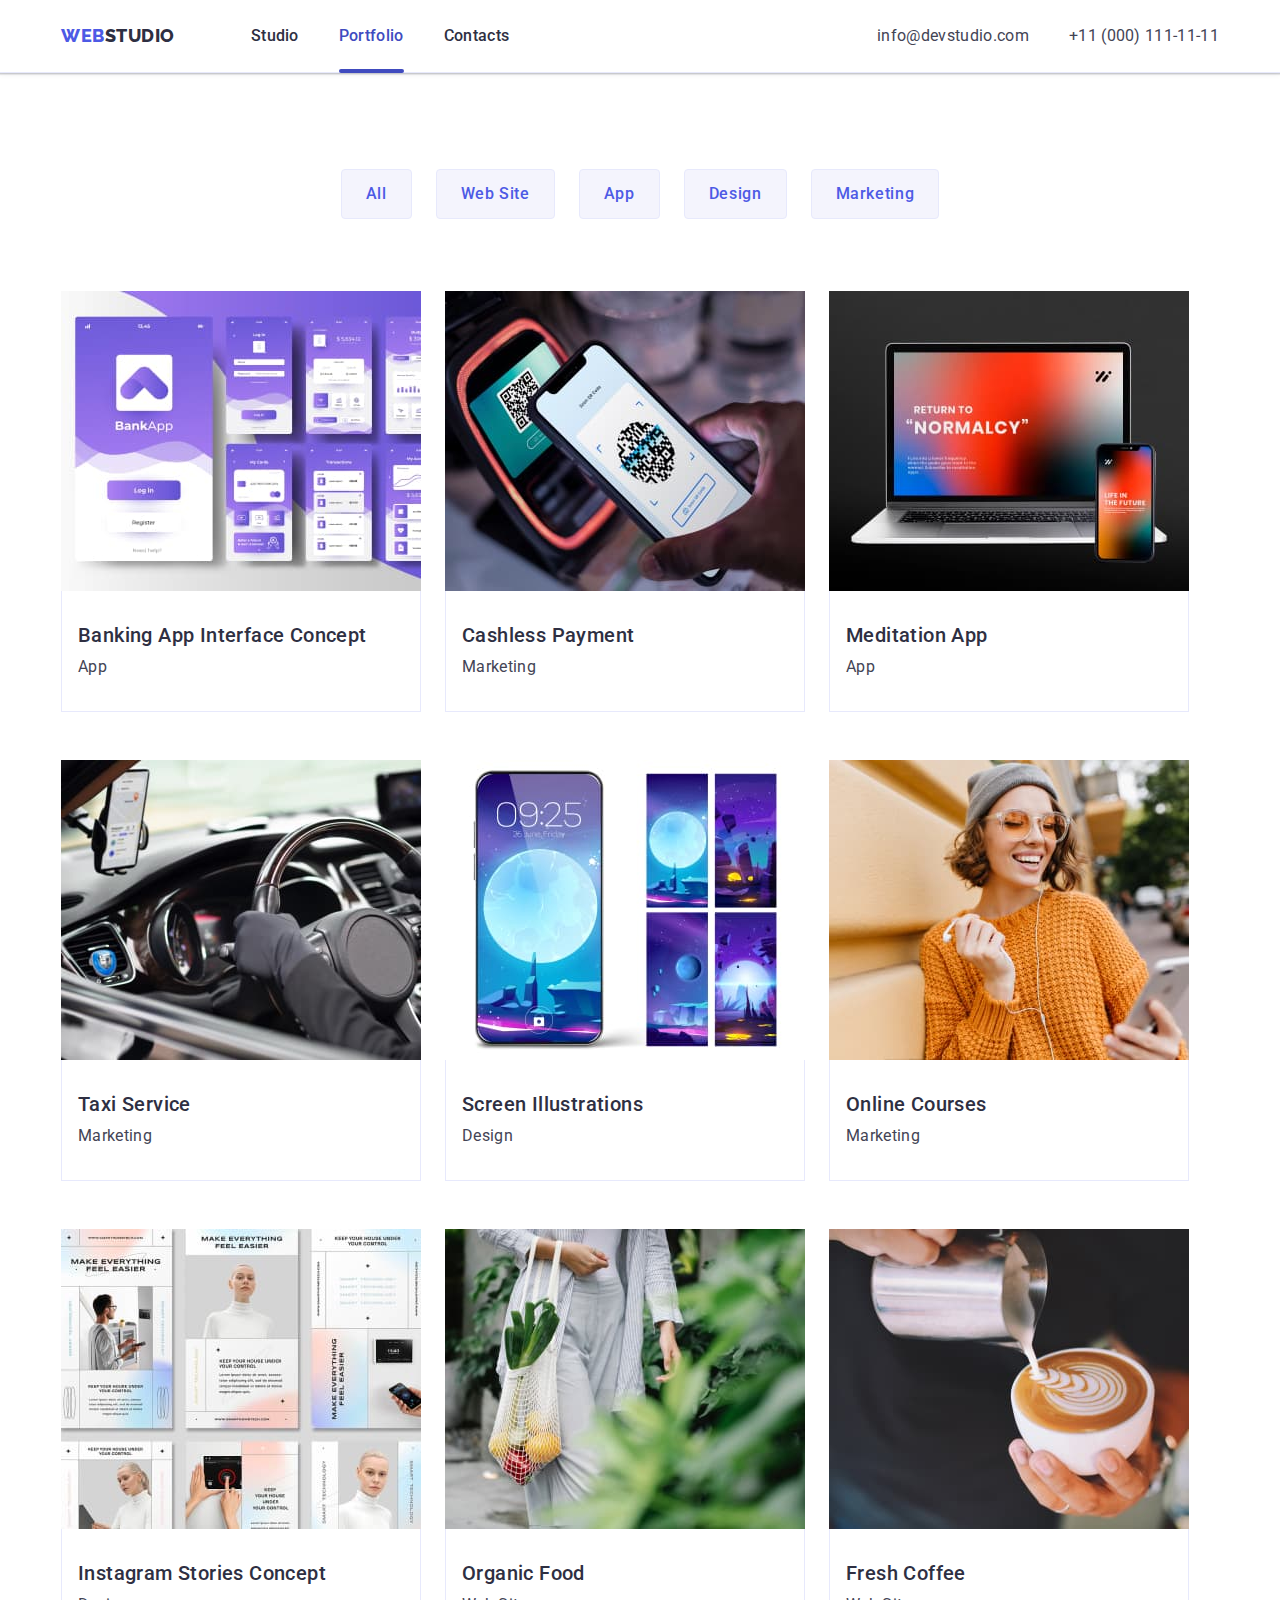
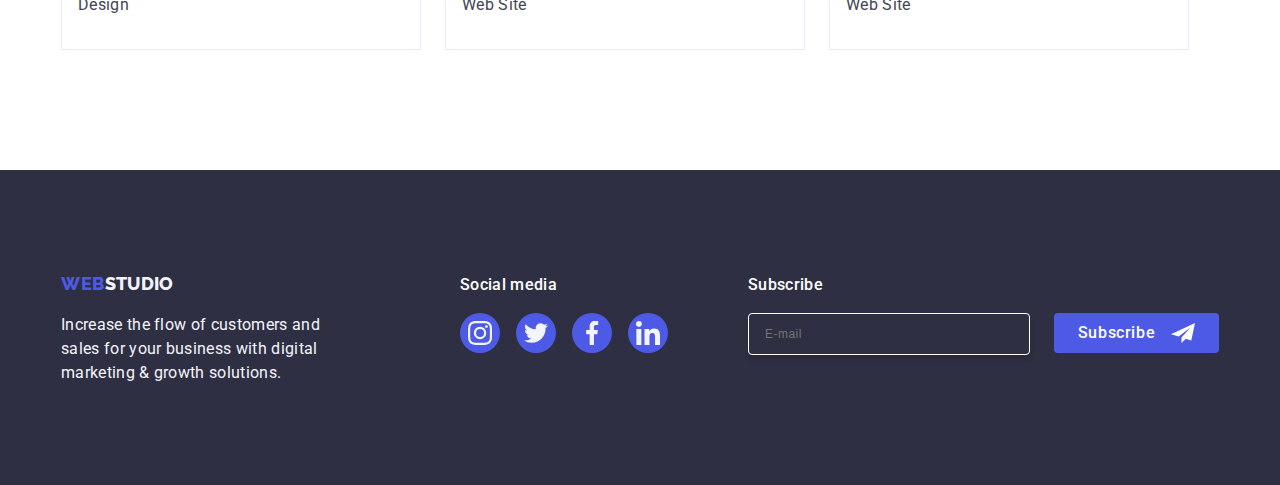
<file: portfolio.html>
<!DOCTYPE html>
<html lang="en">

<head>
    <meta charset="UTF-8">
    <meta name="viewport" content="width=device-width,initial-scale=1.0">
    <title>hw7portfolio</title>
    <link rel="preconnect" href="https://fonts.googleapis.com">
    <link rel="preconnect" href="https://fonts.gstatic.com" crossorigin>
    <link
        href="https://fonts.googleapis.com/css2?family=Raleway:wght@700&family=Roboto:wght@400;500;700;900&display=swap"
        rel="stylesheet">
    <link rel="stylesheet" href="https://cdnjs.cloudflare.com/ajax/libs/modern-normalize/2.0.0/modern-normalize.min.css"
        integrity="sha512-4xo8blKMVCiXpTaLzQSLSw3KFOVPWhm/TRtuPVc4WG6kUgjH6J03IBuG7JZPkcWMxJ5huwaBpOpnwYElP/m6wg=="
        crossorigin="anonymous" referrerpolicy="no-referrer" />
    <link rel="stylesheet" href="https://cdnjs.cloudflare.com/ajax/libs/modern-normalize/1.0.0/modern-normalize.min.css"
        integrity="sha512-ISS7cAi1PEhQ8jnbJpJZMd29NlhNj4AWYyLOSp2CE/CsHxTCu+r+t0D2yoJudVrd0/8fTVPUVDzY5Tvli75u/g=="
        crossorigin="anonymous" />
    <link href="./css/index.css" rel="stylesheet" />
    <link rel="stylesheet" href="css/styles.css" />
</head>

<body>
    <header class="headerr">
        <div class="container-header container">
            <nav class="nav-header">
                <a href="./index.html" class="link logo-general lgo">Web<span class="logo-studio">Studio</span>
                </a>
                <ul class="list link menu">
                    <li>
                        <a href="./index.html" class="link studio menu-link">Studio</a>
                    </li>
                    <li>
                        <a href="./portfolio.html" class="link--current link studio menu-link">Portfolio</a>
                    </li>
                    <li>
                        <a href="" class="link studio menu-link">Contacts</a>
                    </li>
                </ul>
            </nav>

            <address class="address link">
                <ul class="list link menu address-menu">
                    <li><a href="mailto:info@devstudio.com" class="contact link">info@devstudio.com</a></li>
                    <li><a href="tel:+110001111111" class="contact link">+11 (000) 111-11-11</a></li>
                </ul>
            </address>
            <menu>
                <button class="hamburger menu-toggle js-open-menu" aria-expanded="false" aria-controls="mobile-menu">
                    <svg width="30" height="22" fill="currentColor" viewBox="0 0 20 20"
                        xmlns="http://www.w3.org/2000/svg">
                        <path fill-rule="evenodd"
                            d="M3 5a1 1 0 011-1h12a1 1 0 110 2H4a1 1 0 01-1-1zM3 10a1 1 0 011-1h12a1 1 0 110 2H4a1 1 0 01-1-1zM3 15a1 1 0 011-1h12a1 1 0 110 2H4a1 1 0 01-1-1z"
                            clip-rule="evenodd"></path>
                    </svg>
                </button>
            </menu>
        </div>
    </header>
    <main>
        <section class="portfolio">
            <div class="container">
                <h1 class="section visually-hidden">Battons</h1>
                <ul class="buttons filter-list">
                    <li><button type="button" class="button-li filter-button">All</button></li>
                    <li><button class="button-li filter-button" type="button">Web Site</button></li>
                    <li><button class="button-li filter-button" type="button">App</button></li>
                    <li><button class="button-li filter-button" type="button">Design</button></li>
                    <li><button class="button-li filter-button" type="button">Marketing</button></li>
                </ul>
                <ul class="portfolio-ul list-img">
                    <li class="portfolio-li">
                        <a href="#" class="link-portfolio">
                            <div class="portfolio-overlay">
                                <img alt="banking app screens" src="./images/baic.jpg" width="360" height="300" />
                                <p class="portfolio-overlay-text">14 Stylish and User-Friendly App Design Concepts ·
                                    Task Manager App · Calorie Tracker
                                    App · Exotic Fruit Ecommerce App ·
                                    Cloud Storage App</p>
                            </div>
                            <div class="kategories">
                                <h2 class="filter-h">Banking App Interface Concept</h2>
                                <p class="filter-p">App</p>
                            </div>
                        </a>
                    </li>
                    <li class="portfolio-li">
                        <a href="#" class="link-portfolio">
                            <div class="portfolio-overlay">
                                <img alt="scan qr code" src="./images/cp.jpg" width="360" height="300" />
                                <p class="portfolio-overlay-text">14 Stylish and User-Friendly App Design Concepts ·
                                    Task Manager App · Calorie Tracker
                                    App · Exotic Fruit Ecommerce App ·
                                    Cloud Storage App</p>
                            </div>
                            <div class="kategories">
                                <h2 class="filter-h">Cashless Payment</h2>
                                <p class="filter-p">Marketing</p>
                            </div>
                        </a>
                    </li>
                    <li class="portfolio-li">
                        <a href="#" class="link-portfolio">
                            <div class="portfolio-overlay">
                                <img alt="gray laptop and phone showing app" src="./images/ma.jpg" width="360"
                                    height="300" />
                                <p class="portfolio-overlay-text">14 Stylish and User-Friendly App Design Concepts ·
                                    Task Manager App · Calorie Tracker
                                    App · Exotic Fruit Ecommerce App ·
                                    Cloud Storage App</p>
                            </div>
                            <div class="kategories">
                                <h2 class="filter-h">Meditation App</h2>
                                <p class="filter-p">App</p>
                            </div>
                        </a>
                    </li>
                    <li class="portfolio-li">
                        <a href="#" class="link-portfolio">
                            <div class="portfolio-overlay">
                                <img alt="hands in black gloves hold the steering wheel of the car, the dashboard of the car and the phone shows the navigation"
                                    src="./images/ts.jpg" width="360" height="300" />
                                <p class="portfolio-overlay-text">14 Stylish and User-Friendly App Design Concepts ·
                                    Task Manager App · Calorie Tracker
                                    App · Exotic Fruit Ecommerce App ·
                                    Cloud Storage App</p>
                            </div>
                            <div class="kategories">
                                <h2 class="filter-h">Taxi Service</h2>
                                <p class="filter-p">Marketing</p>
                            </div>
                        </a>
                    </li>
                    <li class="portfolio-li">
                        <a href="#" class="link-portfolio">
                            <div class="portfolio-overlay">
                                <img alt="the phone shows a picture and next to the phone are four examples of pictures"
                                    src="./images/si.jpg" width="360" height="300" />
                                <p class="portfolio-overlay-text">14 Stylish and User-Friendly App Design Concepts ·
                                    Task Manager App · Calorie Tracker
                                    App · Exotic Fruit Ecommerce App ·
                                    Cloud Storage App</p>
                            </div>
                            <div class="kategories">
                                <h2 class="filter-h">Screen Illustrations</h2>
                                <p class="filter-p">Design</p>
                            </div>
                        </a>
                    </li>
                    <li class="portfolio-li">
                        <a href="#" class="link-portfolio">
                            <div class="portfolio-overlay">
                                <img alt="smiling girl in gray cap with short hair in sunglasses, orange sweater.  standing on the street holding a phone in one hand and headphones in the other"
                                    src="./images/oc.jpg" width="360" height="300" />
                                <p class="portfolio-overlay-text">14 Stylish and User-Friendly App Design Concepts ·
                                    Task Manager App · Calorie Tracker
                                    App · Exotic Fruit Ecommerce App ·
                                    Cloud Storage App</p>
                            </div>
                            <div class="kategories">
                                <h2 class="filter-h">Online Courses</h2>
                                <p class="filter-p">Marketing</p>
                            </div>
                        </a>
                    </li>
                    <li class="portfolio-li">
                        <a href="#" class="link-portfolio">
                            <div class="portfolio-overlay">
                                <img alt="six examples for Instagram" src="./images/isc.jpg" width="360" height="300" />
                                <p class="portfolio-overlay-text">14 Stylish and User-Friendly App Design Concepts ·
                                    Task Manager App · Calorie Tracker
                                    App · Exotic Fruit Ecommerce App ·
                                    Cloud Storage App</p>
                            </div>
                            <div class="kategories">
                                <h2 class="filter-h">Instagram Stories Concept</h2>
                                <p class="filter-p">Design</p>
                            </div>
                        </a>
                    </li>
                    <li class="portfolio-li">
                        <a href="#" class="link-portfolio">
                            <div class="portfolio-overlay">
                                <img alt="a female body in light clothes carries vegetables in a white net on the street"
                                    src="./images/of.jpg" width="360" height="300" />
                                <p class="portfolio-overlay-text">14 Stylish and User-Friendly App Design Concepts ·
                                    Task Manager App · Calorie Tracker
                                    App · Exotic Fruit Ecommerce App ·
                                    Cloud Storage App</p>
                            </div>
                            <div class="kategories">
                                <h2 class="filter-h">Organic Food</h2>
                                <p class="filter-p">Web Site</p>
                            </div>
                        </a>
                    </li>
                    <li class="portfolio-li">
                        <a href="#" class="link-portfolio">
                            <div class="portfolio-overlay">
                                <img alt="a man's hand holds a white cup of coffee and the other hand pours whipped milk"
                                    src="./images/fc.jpg" width="360" height="300" />
                                <p class="portfolio-overlay-text">14 Stylish and User-Friendly App Design Concepts ·
                                    Task Manager App · Calorie Tracker
                                    App · Exotic Fruit Ecommerce App ·
                                    Cloud Storage App</p>
                            </div>
                            <div class="kategories">
                                <h2 class="filter-h">Fresh Coffee</h2>
                                <p class="filter-p">Web Site</p>
                            </div>
                        </a>
                    </li>
                </ul>
            </div>
        </section>
    </main>
    <footer class="footer">
        <div class="footer-div container">
            <div class="container-logo">
                <a href="./index.html" class="lgo-footer link">Web<span class="logo-studio-footer">Studio</span></a>
                <p class="paragraf-botom">Increase the flow of customers and sales for your business with digital
                    marketing
                    &
                    growth solutions.</p>
            </div>
            <div>
                <p class="paragraf-soc-media">Social media</p>
                <ul class="list social-footer-ul">
                    <li class="list-icon-li"><a href="#" class="footer-media"><svg width="24" height="24"
                                class="svg-team">
                                <use href="./images/icons.svg#icon-instagram"></use>
                            </svg></a></li>
                    <li class="list-icon-li"><a href="#" class="footer-media"><svg width="24" height="24"
                                class="svg-team">
                                <use href="./images/icons.svg#icon-twitter"></use>
                            </svg></a></li>
                    <li class="list-icon-li"><a href="#" class="footer-media"><svg width="24" height="24"
                                class="svg-team">
                                <use href="./images/icons.svg#icon-facebook"></use>
                            </svg></a></li>
                    <li class="list-icon-li"><a href="#" class="footer-media"><svg width="24" height="24"
                                class="svg-team">
                                <use href="./images/icons.svg#icon-linkedin"></use>
                            </svg></a></li>
                </ul>
            </div>
            <div class="div-footer-subskribe">
                <p class="paragraf-soc-media">
                    Subscribe
                </p>
                <form class="footer-form">
                    <label class="label-footer">
                        <input class="input-footer" name="input-footer" type="email" placeholder="E-mail"
                            required></label>
                    <button type="submit" class="button-footer">Subscribe
                        <svg width="24" height="24" class="svg-footer-div">
                            <use href="./images/icons.svg#icon-frame"></use>
                        </svg>
                    </button>
                </form>
            </div>
        </div>
    </footer>
</body>

</html>
</file>
<file: css/index.css>
:root {
    --primary-brand-color: #4d5ae5;
    --pressed-state-color: #404BBF;
    --dark-color: #2E2F42;
    --text-color: #434455;
    --light-color: #F4F4FD;
    --white-background-color: #ffffff;
    --white-button-color: #e7e9fc;
    --modal-background: #fcfcfc;
    --section-fife: #8e8f99;
    --color-logo: #4d5ae5;
    --color-menu-p: #404BBF;
}

* {
    margin: 0;
    padding: 0;
}

body {
    font-family: "Roboto", sans-serif;
    color: #434455;
    background-color: #FFFFFF;
}

img {
    display: block;
    max-width: 100%;
    height: auto;
}

h3 {
    margin-bottom: 8px;
}

h1,
h2,
h3,
p {
    margin: 0;
}

/* ================================================= MOBILE 👇 ========================================= */
@media screen and (max-width: 767px) {
    .container {
        max-width: 100%;
        margin-left: auto;
        margin-right: auto;
    }

    .section {
        padding: 96px 0;
    }

    /* ============================================= HEADER =============================================*/

    .headerr {
        border-bottom: 1px solid #e7e9fc;
        box-shadow: 0px 2px 1px rgba(46, 47, 66, 0.08), 0px 1px 1px rgba(46, 47, 66, 0.16), 0px 1px 6px rgba(46, 47, 66, 0.08);
    }

    .container-header {
        display: flex;
    }

    .container {
        margin: 0 auto;
    }

    .nav-header {
        display: flex;
        align-items: center;
        padding-left: 16px;
    }

    .lgo {
        margin-right: 76px;
    }

    .logo-general {
        display: inline-block;
        font-family: "Raleway", sans-serif;
        font-weight: 800;
        font-size: 18px;
        line-height: 1.17;
        letter-spacing: 0.03em;
        text-transform: uppercase;
        color: var(--primary-brand-color)
    }

    .logo-studio {
        font-family: Raleway;
        color: var(--dark-color);
    }

    .list {
        list-style: none;
        margin: 0;
        padding-left: 0;
    }

    .menu {
        display: flex;
        gap: 40px;
    }

    a.link--current {
        position: relative;
        color: #404bbf;
    }

    .link--current::after {
        content: '';
        position: absolute;
        left: 0;
        bottom: -1px;
        height: 4px;
        background-color: var(--pressed-state-color);
        border-radius: 2px;
        width: 100%;
    }

    .link {
        text-decoration: none;
    }

    .link:hover,
    .link:focus {
        color: var(--pressed-state-color);
    }

    .studio {
        font-weight: 500;
        line-height: 1.5;
        letter-spacing: 0.02em;
        color: var(--dark-color);
    }

    .menu-link {
        display: inline-block;
        padding-top: 24px;
        padding-bottom: 24px;
        transition: color 250ms cubic-bezier(0.4, 0, 0.2, 1);
    }

    .address {
        font-style: normal;
        align-items: center;
        margin-left: auto;
        padding: 24px 0;
    }

    .contact {
        color: #434455;
        font-style: normal;
        text-decoration: none;
        line-height: 1.5;
        letter-spacing: 0.02em;
        transition: color 250ms cubic-bezier(0.4, 0, 0.2, 1);
    }

    .contact:hover,
    .contact:focus {
        color: #404BBF;
    }

    /*============================================ SECTION ONE ===========================================*/

    .section-one {
        background-color: #2E2F42;
        padding-top: 112px;
        padding-bottom: 112px;
        background-image: linear-gradient(rgba(46, 47, 66, 0.7), rgba(46, 47, 66, 0.7)), url('../images/people-office-mobile.jpg');
        background-repeat: no-repeat;
        background-size: cover;
        background-position: center;
        max-width: 767px;
        margin: 0 auto;
    }

    @media (min-device-pixel-ratio: 2),
    (-webkit-min-device-pixel-ratio: 2),
    (min-resolution: 192dpi),
    (min-resolution: 2dppx) {
        .section-one {
            background-image: linear-gradient(rgba(46, 47, 66, 0.7),
                    rgba(46, 47, 66, 0.7)),
                url(../images/people-office-mobile@2x.jpg);
        }
    }

    .container {
        margin: 0 auto;
    }

    .main-head {
        font-size: 36px;
        font-weight: 700;
        line-height: 1.07;
        text-align: center;
        letter-spacing: 0.02em;
        color: #FFFFFF;
        max-width: 496px;
        margin: 0 auto;
        margin-bottom: 48px;
    }

    .btn-serv {
        display: block;
        min-width: 169px;
        height: 56px;
        border: none;
        background-color: #4D5AE5;
        border-radius: 4px;
        cursor: pointer;
        margin: 0 auto;
        transition: background-color 250ms cubic-bezier(0.4, 0, 0.2, 1);
    }

    .btn-order {
        font-family: "Roboto", sans-serif;
        font-weight: 500;
        font-size: 16px;
        line-height: 1.5;
        letter-spacing: 0.04em;
        background-color: #4D5AE5;
        color: #FFFFFF;
        cursor: pointer;
    }

    .btn-order:hover,
    .btn-order:focus {
        background-color: #404BBF;
        box-shadow: 0px 4px 4px rgba(0, 0, 0, 0.15);
    }

    /*============================================== SECTION SECOND ========================================*/

    .section-second {
        padding: 96px 16px;
    }

    .visually-hidden {
        position: absolute;
        width: 1px;
        height: 1px;
        margin: -1px;
        border: 0;
        padding: 0;
        white-space: nowrap;
        clip-path: inset(100%);
        clip: rect(0 0 0 0);
        overflow: hidden;
    }

    .list {
        list-style: none;
        margin: 0;
        padding-left: 0;
    }

    .section-description {
        display: flex;
        flex-direction: column;
        gap: 72px;
        list-style: none;
        padding-left: 0;
    }

    .section-second-div-icon {
        display: none;
        align-items: center;
        justify-content: center;
        height: 112px;
        background-color: #f4f4fd;
        border-radius: 4px;
        margin-bottom: 8px;
    }

    .description {
        font-weight: 700;
        letter-spacing: 0.02em;
        line-height: 1.2;
        font-size: 36px;
        text-align: center;
        color: #2E2F42;
        margin-bottom: 8px;
        gap: 8px;
    }

    .description-info {
        color: var(--main-text-color);
        font-family: Roboto;
        font-size: 16px;
        font-style: normal;
        font-weight: 500;
        line-height: 1.5;
        letter-spacing: 0.02em;
    }

    /*=========================================== SECTION THIRD ===============================================*/

    .section-third {
        display: none;
        padding-bottom: 120px;
    }

    .container {
        margin: 0 auto;
    }

    .information {
        text-transform: capitalize;
        letter-spacing: 0.02em;
        text-align: center;
        line-height: 1.11;
        font-size: 36px;
        color: #2E2F42;
        margin-bottom: 72px;
    }

    .photo {
        display: flex;
        gap: 24px;
    }

    .list {
        list-style: none;
        margin: 0;
        padding-left: 0;
    }

    /*================================================ SECTION FOUR =============================================*/

    .team {
        background-color: #F4F4FD;
        padding: 96px 0;
    }

    .container {
        margin: 0 auto;
    }

    .information {
        text-transform: capitalize;
        letter-spacing: 0.02em;
        text-align: center;
        line-height: 1.11;
        font-size: 36px;
        color: #2E2F42;
        margin-bottom: 72px;
    }

    .list {
        list-style: none;
        margin: 0;
        padding-left: 0;
    }

    .our-team-ul {
        display: flex;
        flex-direction: column;
        justify-content: center;
        align-items: center;
        gap: 72px;
    }

    .social-team-ul {
        display: flex;
        justify-content: center;
        align-items: center;
        gap: 24px;
    }

    .our-team-li {
        border-radius: 0px 0px 4px 4px;
        background-color: #FFFFFF;
        box-shadow: 0px 1px 6px rgba(46, 47, 66, 0.08),
            0px 1px 1px rgba(46, 47, 66, 0.16),
            0px 2px 1px rgba(46, 47, 66, 0.08);
    }

    .team-info {
        text-align: center;
        padding-top: 32px;
        padding-bottom: 32px;
    }

    .description {
        font-weight: 500;
        letter-spacing: 0.02em;
        line-height: 1.2;
        font-size: 20px;
        color: #2E2F42;
        margin-bottom: 8px;
        gap: 8px;
    }

    .team-job {
        padding: 8px 0;
        letter-spacing: 0.02em;
        line-height: 1.5;
        color: #434455;
    }

    .list-icon-li {
        width: 40px;
        height: 40px;
        background-color: transparent;
    }

    .team-media {
        width: 100%;
        height: 100%;
        background-color: var(--primary-brand-color);
        border-radius: 50%;
        display: flex;
        align-items: center;
        justify-content: center;
        border: none;
        transition: background-color 250ms cubic-bezier(0.4, 0, 0.2, 1);
    }

    .team-media:hover,
    .team-media:focus {
        background-color: var(--pressed-state-color);
    }

    .svg-team {
        fill: var(--light-color);
    }

    /*============================================== SECTION FIVE ============================================*/

    .section-five {
        padding: 96px 16px;
    }

    .container {
        margin: 0 auto;
    }

    .information {
        text-transform: capitalize;
        letter-spacing: 0.02em;
        text-align: center;
        line-height: 1.11;
        font-size: 36px;
        color: #2E2F42;
        margin-bottom: 72px;
    }

    .list {
        list-style: none;
        margin: 0;
        padding-left: 0;
    }

    .list-customers {
        display: flex;
        flex-wrap: wrap;
        justify-content: center;
        gap: 72px 16px;
    }

    .client {
        width: 190px;
        height: 88px;
        border: 1px solid #8e8F99;
        border-radius: 4px;
        display: flex;
        align-items: center;
        justify-content: center;
        color: #8e8F99;
        transition: border-color 250ms cubic-bezier(0.4, 0, 0.2, 1),
            color 250ms cubic-bezier(0.4, 0, 0.2, 1);
    }

    .client:hover,
    .client:focus {
        border-color: #404BBF;
        color: #404BBF;
    }

    .link {
        text-decoration: none;
    }

    .svg-five {
        fill: currentColor;
        transition: fill 250ms cubic-bezier(0.4, 0, 0.2, 1);
    }

    /*================================================= FOOTER ===================================================*/

    .footer {
        background-color: var(--dark-color);
        padding-top: 100px;
        padding-bottom: 100px;
    }

    .footer-div {
        display: flex;
        flex-direction: column;
        align-items: center;
        gap: 72px;
    }

    .container {
        margin: 0 auto;
    }

    .container-logo {
        display: flex;
        flex-direction: column;
        justify-content: center;
        align-items: center;
    }

    .lgo-footer {
        display: inline-block;
        font-family: "Raleway", sans-serif;
        font-weight: 800;
        font-size: 18px;
        line-height: 1.17;
        letter-spacing: 0.03em;
        text-transform: uppercase;
        color: var(--primary-brand-color)
    }

    .link {
        text-decoration: none;
    }

    .logo-studio-footer {
        color: var(--light-color);
        line-height: 1.5;
        letter-spacing: 0.02em;
    }

    .paragraf-botom {
        letter-spacing: 0.02em;
        line-height: 1.5;
        color: var(--light-color);
        margin-top: 17.5px;
        max-width: 264px;
    }

    .paragraf-soc-media {
        font-weight: 500;
        font-size: 16px;
        letter-spacing: 0.02em;
        line-height: 1.5;
        color: var(--white-background-color);
        margin-bottom: 16px;
        display: block;
        text-align: center;
    }

    .list {
        list-style: none;
        margin: 0;
        padding-left: 0;
    }

    .social-footer-ul {
        gap: 16px;
        display: flex;
    }

    .list-icon-li {
        width: 40px;
        height: 40px;
        background-color: transparent;
    }

    .footer-media {
        width: 100%;
        height: 100%;
        background-color: var(--primary-brand-color);
        border-radius: 50%;
        display: flex;
        align-items: center;
        justify-content: center;
        border: none;
        transition: background-color 250ms cubic-bezier(0.4, 0, 0.2, 1);
    }

    .footer-media:hover,
    .footer-media:focus {
        background-color: #31d0aa;
    }

    .div-footer-subskribe {
        margin: 0 15px;
        gap: 16px;
        width: 100%;
    }

    .svg-team {
        fill: var(--light-color);
    }

    .footer-form {
        width: 100%;
        flex-direction: column;
        gap: 24px;
        align-items: center;
    }

    .input-footer {
        height: 40px;
        border-radius: 4px;
        border: 1px solid #fff;
        box-shadow: 0px 4px 4px 0px rgba(0, 0, 0, 0.15);
        background-color: transparent;
        color: #fff;
        font-size: 12px;
        line-height: 1.5;
        letter-spacing: 0.04em;
        padding-left: 16px;
        width: 100%;
        opacity: 0.3;
        box-shadow: 0px 4px 4px 0px rgba(0, 0, 0, 0.15);
    }

    .input-footer ::placeholder {
        color: #FFFFFF;
    }

    .button-footer {
        background-color: #4d5ae5;
        text-align: center;
        min-width: 165px;
        height: 40px;
        padding: 8px 24px;
        display: flex;
        justify-content: center;
        align-items: center;
        color: #fff;
        font-size: 16px;
        font-weight: 500;
        line-height: 1.5;
        letter-spacing: 0.04em;
        font-family: "Roboto", sans-serif;
        cursor: pointer;
        border: none;
        border-radius: 4px;
        margin: auto;
        margin-top: 16px;
    }

    .svg-footer-div {
        margin-left: 16px;
        color: #ffffff;
    }

    /*============================================ MODAL ORDER SERVICE ===========================================*/

    .backdrop {
        position: fixed;
        inset: 0 0 auto;
        width: 100%;
        height: 100%;
        background: rgba(46, 47, 66, 0.40);
        opacity: 1;
        pointer-events: all;
        transition: opacity 250ms cubic-bezier(0.4, 0, 0.2, 1),
            visibility 250ms cubic-bezier(0.4, 0, 0.2, 1);
    }

    .is-hidden {
        pointer-events: none;
        visibility: hidden;
        opacity: 0;
    }

    .modal {
        position: absolute;
        background: var(--modal-background);
        box-shadow: 0px 1px 1px rgba(0, 0, 0, 0.14),
            0px 1px 3px rgba(0, 0, 0, 0.12),
            0px 2px 1px rgba(0, 0, 0, 0.2);
        border-radius: 4px;
        width: 90%;
        min-height: 584px;
        top: 50%;
        left: 50%;
        transform: translate(-50%, -50%);
        transition: transform 250ms cubic-bezier(0.4, 0, 0.2, 1);
        padding: 72px 24px 24px;
    }

    .close-btn {
        position: absolute;
        cursor: pointer;
        border-radius: 50%;
        border: 1px rgba(0, 0, 0, 0.10) solid;
        width: 24px;
        height: 24px;
        right: 24px;
        top: 24px;
        padding: 0;
        color: var(--dark-color);
        background-color: var(--white-button-color);
        display: flex;
        align-items: center;
        justify-content: center;
        transition: background-color 250ms cubic-bezier(0.4, 0, 0.2, 1),
            border 250ms cubic-bezier(0.4, 0, 0.2, 1);
    }

    .close-btn:hover,
    .close-btn:focus {
        background-color: #404bbf;
        border: none;
        fill: var(--white-background-color)
    }

    .paragraph-modal {
        font-weight: 500;
        line-height: 1.5;
        text-align: center;
        letter-spacing: 0.02em;
        color: var(--dark-color);
        margin-bottom: 16px;
    }

    .div-modal-form {
        margin-bottom: 8px;
    }

    .label-modal {
        font-size: 12px;
        line-height: 1.17;
        letter-spacing: 0.04em;
        color: var(--section-fife);
        display: block;
        margin-bottom: 4px;
    }

    .div-label-modal {
        position: relative;
    }

    .input-modal {
        width: 100%;
        height: 40px;
        border: 1px solid rgba(46, 47, 66, 0.4);
        border-radius: 4px;
        background-color: transparent;
        transition: border-color 250ms cubic-bezier(0.4, 0, 0.2, 1);
        padding-left: 38px;
        outline: transparent;
    }

    .input-modal:focus {
        border-color: #4D5AE5;
    }

    .input-modal:focus+svg {
        fill: #4D5AE5;
    }

    .svg-modal {
        position: absolute;
        left: 16px;
        top: 50%;
        transform: translateY(-50%);
        transition: fill 250ms cubic-bezier(0.4, 0, 0.2, 1);
    }

    .modal-div-four {
        margin-bottom: 16px;
    }

    .textarea-modal {
        width: 100%;
        height: 120px;
        font-size: 12px;
        line-height: 1.17;
        letter-spacing: 0.04em;
        color: rgba(46, 47, 66, 0.4);
        border: 1px solid rgba(46, 47, 66, 0.4);
        border-radius: 4px;
        background-color: transparent;
        padding: 8px 16px;
        outline: transparent;
        resize: none;
        transition: border-color 250ms cubic-bezier(0.4, 0, 0.2, 1);
    }

    .textarea-modal:focus {
        border-color: #4D5AE5;
    }

    .div-modal-fife {
        margin-bottom: 24px;
    }

    .visually-hidden {
        position: absolute;
        width: 1px;
        height: 1px;
        margin: -1px;
        border: 0;
        padding: 0;
        white-space: nowrap;
        clip-path: inset(100%);
        clip: rect(0 0 0 0);
        overflow: hidden;
    }

    .modal-check:checked+.label-modal-two span {
        background-color: var(--color-menu-p);
        fill: #f4f4fd;
        border: none;
    }

    .label-modal-two {
        display: block;
        font-size: 12px;
        line-height: 1.17;
        letter-spacing: 0.04em;
        color: var(--section-fife);
    }

    .span-label {
        width: 16px;
        height: 16px;
        border: 1px solid rgba(46, 47, 66, 0.4);
        border-radius: 2px;
        transition: background-color 250ms cubic-bezier(0.4, 0, 0.2, 1), border 250ms cubic-bezier(0.4, 0, 0.2, 1), fill 250ms cubic-bezier(0.4, 0, 0.2, 1);
        display: inline-flex;
        align-items: center;
        justify-content: center;
        fill: transparent;
        margin-right: 8px;
    }

    .svg-modal-three {
        color: var(--dark-color)
    }

    .link-modal {
        color: var(--color-logo);
        margin-left: 8px;
    }

    .btn-serv {
        display: block;
        min-width: 169px;
        height: 56px;
        border: none;
        background-color: #4D5AE5;
        border-radius: 4px;
        cursor: pointer;
        margin: 0 auto;
        transition: background-color 250ms cubic-bezier(0.4, 0, 0.2, 1);
    }

    .btn-order {
        font-family: "Roboto", sans-serif;
        font-weight: 500;
        font-size: 16px;
        line-height: 1.5;
        letter-spacing: 0.04em;
        background-color: #4D5AE5;
        color: #FFFFFF;
        cursor: pointer;
    }

    .btn-order:hover,
    .btn-order:focus {
        background-color: #404BBF;
        box-shadow: 0px 4px 4px rgba(0, 0, 0, 0.15);
    }

    /* ============================================ MOBILE MENU =========================================== */
    .menu-container {
        overflow-y: auto;
        position: fixed;
        top: 0;
        left: 0;
        width: 100vw;
        height: 100vh;
        background-color: #fff;
        z-index: 999;
        padding-top: 80px;
        padding-left: 40px;
        padding-bottom: 40px;
        padding-right: 35px;

        transform: translateX(100%);
        transition: transform 250ms ease-in-out;
    }

    .burger-container {
        margin: auto;
        max-width: 428px;
    }

    .mobilemenu-close {
        position: absolute;
        display: flex;
        align-items: center;
        justify-content: center;
        background-color: #ffffff;
        padding: 0;
        border: 1px solid rgba(0, 0, 0, 0.1);
        border-radius: 50%;
        right: 24px;
        top: 24px;
        width: 24px;
        height: 24px;
        transition: background-color 250ms cubic-bezier(0.4, 0, 0.2, 1),
            border 250ms cubic-bezier(0.4, 0, 0.2, 1);
    }

    .mobilemenu-close:hover,
    .mobilemenu-close:focus {
        background-color: #404bbf;
        border: none;
        fill: #ffffff;
    }

    .menu-container.is-open {
        transform: translateX(0);
    }

    .menu-container .menu-toggle {
        position: absolute;
        top: 16px;
        right: 16px;
        color: #fff;
    }

    .mobile-menu-nav-list {
        display: flex;
        flex-direction: column;
        gap: 40px;
    }

    .mobilemenu-navigation {
        color: var(--dark-color);
        font-size: 36px;
        font-style: normal;
        font-weight: 700;
        line-height: 1.11;
        letter-spacing: 0.72px;
        text-transform: capitalize;
    }

    .mobilemenu-navigation:hover,
    .mobilemenu-navigation:focus {
        color: var(--color-menu-p);
    }

    .mobilemenu-address-flex {
        display: flex;
        flex-direction: column-reverse;
        gap: 40px;
    }

    .mobilemenu-tel-link {
        color: var(--color-logo);
        font-size: 36px;
        font-style: normal;
        font-weight: 700;
        line-height: 1.11;
        letter-spacing: 0.72px;
        text-transform: capitalize;
    }

    .mobmenu-nav-add-cont {
        display: flex;
        flex-direction: column;
        gap: 284px;
    }

    .socialmedia-mobilemenu {
        display: flex;
        justify-content: space-between;
        margin-top: 48px;
    }

    .mobilemenu-address-link {
        color: var(--text-color);
        font-size: 20px;
        font-style: normal;
        font-weight: 500;
        line-height: 1.2;
        letter-spacing: 0.4px;
    }

    .mobile-media {
        width: 40px;
        height: 40px;
        background-color: var(--primary-brand-color);
        border-radius: 50%;
        display: flex;
        align-items: center;
        justify-content: center;
        border: none;
        transition: background-color 250ms cubic-bezier(0.4, 0, 0.2, 1);
    }

    .mobile-media:hover,
    .mobile-media:focus {
        background-color: var(--color-menu-p);
    }

    /*============================================== PORTFOLIO ===============================================*/

    .portfolio {
        padding-top: 48px;
        padding-bottom: 48px;
    }

    .buttons {
        display: flex;
        flex-wrap: wrap;
        gap: 24px;
        margin-bottom: 48px;
    }

    .filter-list {
        color: #FFFFFF;
    }

    .button-li {
        padding: 12px 24px;
        border: 1px solid var(--white-button-color);
        border-radius: 4px;
        transition: color 250ms cubic-bezier(0.4, 0, 0.2, 1),
            background-color 250ms cubic-bezier(0.4, 0, 0.2, 1),
            border-color 250ms cubic-bezier(0.4, 0, 0.2, 1),
            box-shadow 250ms cubic-bezier(0.4, 0, 0.2, 1);
    }

    .filter-button {
        letter-spacing: 0.04em;
        line-height: 1.5;
        font-size: 16px;
        font-weight: 500;
        font-family: "Roboto", sans-serif;
        background-color: #F4F4FD;
        color: #4D5AE5;
        cursor: pointer;
    }

    .filter-button:hover,
    .filter-button:focus {
        box-shadow: 0px 3px 1px rgba(0, 0, 0, 0.1), 0px 2px 1px rgba(0, 0, 0, 0.08), 0px 2px 2px rgba(0, 0, 0, 0.12);
        box-shadow: 0px 3px 1px rgba(0, 0, 0, 0.1), 0px 2px 1px rgba(0, 0, 0, 0.08), 0px 2px 2px rgba(0, 0, 0, 0.12);
        background-color: var(--pressed-state-color);
        color: #FFFFFF;
        border: 1px solid transparent;
    }

    .portfolio-ul {
        display: flex;
        flex-direction: column;
        justify-content: center;
        align-items: center;
        gap: 24px;
    }

    .list-img {
        list-style: none;
    }

    .portfolio-li:hover,
    .portfolio-li:focus {
        width: calc((100% - 48px)/3);
        box-shadow: 0 2px 1px 0 rgba(0, 0, 0, 0.2);
    }

    .link-portfolio {
        text-decoration: none;
        display: block;
        cursor: pointer;
        transition: box-shadow 250ms cubic-bezier(0.4, 0, 0.2, 1);
    }

    .link-portfolio:hover,
    .link-portfolio:focus {
        box-shadow: 0px 1px 6px rgba(46, 47, 66, 0.08), 0px 1px 1px rgba(46, 47, 66, 0.16), 0px 2px 1px rgba(46, 47, 66, 0.08);
    }

    .link-portfolio:hover .portfolio-overlay-text {
        transform: translateY(0%);
    }

    .link-portfolio:focus .portfolio-overlay-text {
        transform: translateY(0%);
    }

    .portfolio-overlay {
        position: relative;
        overflow: hidden;
    }

    .portfolio-overlay-text {
        position: absolute;
        top: 0;
        background-color: var(--primary-brand-color);
        color: var(--light-color);
        font-size: 16px;
        line-height: 1.5;
        letter-spacing: 0.02em;
        padding: 40px 32px;
        width: 100%;
        height: 100%;
        transform: translateY(100%);
        transition: transform 250ms cubic-bezier(0.4, 0, 0.2, 1);
    }

    .kategories {
        padding: 32px 16px;
        border: 1px solid var(--white-button-color);
        border-top: none;
    }

    .filter-h {
        font-weight: 500;
        font-size: 20px;
        line-height: 1.2;
        letter-spacing: 0.02em;
        color: #2E2F42;
        margin-bottom: 8px;
    }

    .filter-p {
        line-height: 1.5;
        letter-spacing: 0.02em;
        color: #434455;
    }
}

/* ================================================= TABLET 👇 ========================================= */
@media screen and (min-width: 768px) and (max-width: 1157px) {
    .container {
        max-width: 768px;
    }

    .section {
        padding: 96px 0;
    }

    /* ============================================= HEADER =============================================*/

    .headerr {
        border-bottom: 1px solid #e7e9fc;
        box-shadow: 0px 2px 1px rgba(46, 47, 66, 0.08), 0px 1px 1px rgba(46, 47, 66, 0.16), 0px 1px 6px rgba(46, 47, 66, 0.08);
    }

    .container-header {
        display: flex;
        align-items: center;
    }

    .container {
        margin: 0 auto;
        padding: 16px 16px;
    }

    .nav-header {
        display: flex;
        align-items: center;
    }

    .lgo {
        margin-right: 76px;
    }

    .logo-general {
        display: inline-block;
        font-family: "Raleway", sans-serif;
        font-weight: 800;
        font-size: 18px;
        line-height: 1.17;
        letter-spacing: 0.03em;
        text-transform: uppercase;
        color: var(--primary-brand-color)
    }

    .logo-studio {
        font-family: Raleway;
        color: var(--dark-color);
    }

    .list {
        list-style: none;
        margin: 0;
        padding-left: 0;
    }

    .menu {
        display: flex;
        gap: 40px;
    }

    .address-menu {
        display: flex;
        flex-direction: column;
        gap: 12px;
    }

    a.link--current {
        position: relative;
        color: #404bbf;
    }

    .link--current::after {
        content: '';
        position: absolute;
        left: 0;
        bottom: -1px;
        height: 4px;
        background-color: var(--pressed-state-color);
        border-radius: 2px;
        width: 100%;
    }

    .link {
        text-decoration: none;
    }

    .link:hover,
    .link:focus {
        color: var(--pressed-state-color);
    }

    .studio {
        font-weight: 500;
        line-height: 1.5;
        letter-spacing: 0.02em;
        color: var(--dark-color);
    }

    .menu-link {
        display: inline-block;
        padding-top: 24px;
        padding-bottom: 24px;
        transition: color 250ms cubic-bezier(0.4, 0, 0.2, 1);
    }

    .address {
        font-style: normal;
        align-items: center;
        margin-left: auto;
        padding: 0 0;
    }

    .contact {
        color: #434455;
        font-style: normal;
        text-decoration: none;
        line-height: 1.5;
        letter-spacing: 0.02em;
        transition: color 250ms cubic-bezier(0.4, 0, 0.2, 1);
    }

    .contact:hover,
    .contact:focus {
        color: #404BBF;
    }

    /*============================================ SECTION ONE ===========================================*/

    .section-one {
        background-color: #2E2F42;
        padding: 112px 0;
        background-image: linear-gradient(rgba(46, 47, 66, 0.7), rgba(46, 47, 66, 0.7)), url('../images/people-office-tablet.jpg');
        background-repeat: no-repeat;
        background-size: cover;
        background-position: center;
        max-width: 1440px;
        margin: 0 auto;
    }

    @media (min-device-pixel-ratio: 2),
    (-webkit-min-device-pixel-ratio: 2),
    (min-resolution: 192dpi),
    (min-resolution: 2dppx) {
        .section-one {
            background-image: linear-gradient(rgba(46, 47, 66, 0.7),
                    rgba(46, 47, 66, 0.7)),
                url(../images/people-office-tablet@2x.jpg);
        }
    }

    .container {
        margin: 0 auto;
        padding-left: 15px;
        padding-right: 15px;
    }

    .main-head {
        font-size: 56px;
        font-weight: 700;
        line-height: 1.07;
        text-align: center;
        letter-spacing: 0.02em;
        color: #FFFFFF;
        max-width: 496px;
        margin: 0 auto;
        margin-bottom: 48px;
    }

    .btn-serv {
        display: block;
        min-width: 169px;
        height: 56px;
        border: none;
        background-color: #4D5AE5;
        border-radius: 4px;
        cursor: pointer;
        margin: 0 auto;
        transition: background-color 250ms cubic-bezier(0.4, 0, 0.2, 1);
    }

    .btn-order {
        font-family: "Roboto", sans-serif;
        font-weight: 500;
        font-size: 16px;
        line-height: 1.5;
        letter-spacing: 0.04em;
        background-color: #4D5AE5;
        color: #FFFFFF;
        cursor: pointer;
    }

    .btn-order:hover,
    .btn-order:focus {
        background-color: #404BBF;
        box-shadow: 0px 4px 4px rgba(0, 0, 0, 0.15);
    }

    /*============================================== SECTION SECOND ========================================*/

    .section-second {
        padding: 96px 0;
    }

    .container {
        margin: 0 auto;
        padding-left: 15px;
        padding-right: 15px;
    }

    .visually-hidden {
        position: absolute;
        width: 1px;
        height: 1px;
        margin: -1px;
        border: 0;
        padding: 0;
        white-space: nowrap;
        clip-path: inset(100%);
        clip: rect(0 0 0 0);
        overflow: hidden;
    }

    .list {
        list-style: none;
        margin: 0;
        padding-left: 0;
    }

    .section-description {
        display: flex;
        flex-wrap: wrap;
        gap: 24px;
        row-gap: 72px;
    }

    .punkt-description {
        width: calc((100% - 24px)/2);
    }

    .section-second-div-icon {
        display: none;
        align-items: center;
        justify-content: center;
        height: 112px;
        background-color: #f4f4fd;
        border-radius: 4px;
        margin-bottom: 8px;
    }

    .description {
        font-family: Roboto;
        font-size: 36px;
        font-style: normal;
        font-weight: 700;
        color: var(--text-color);
        line-height: 1.11;
        letter-spacing: 0.06em;
        margin-bottom: 8px;
        text-align: center;
    }

    .description-info {
        color: var(--text-color);
        font-family: Roboto;
        font-size: 16px;
        font-style: normal;
        font-weight: 500;
        line-height: 1.5;
        letter-spacing: 0.02em;
    }

    /*=========================================== SECTION THIRD ===============================================*/

    .section-third {
        display: none;
        padding-bottom: 120px;
    }

    .container {
        width: 1158px;
        margin: 0 auto;
        padding-left: 15px;
        padding-right: 15px;
    }

    .information {
        text-transform: capitalize;
        letter-spacing: 0.02em;
        text-align: center;
        line-height: 1.11;
        font-size: 36px;
        color: #2E2F42;
        margin-bottom: 72px;
    }

    .photo {
        display: flex;
        gap: 24px;
    }

    .list {
        list-style: none;
        margin: 0;
        padding-left: 0;
    }

    .photo-li {
        width: calc((100% - 48px) / 3);
    }

    /*================================================ SECTION FOUR =============================================*/

    .team {
        background-color: #F4F4FD;
        padding: 120px 0;
    }

    .container {
        margin: 0 auto;
        padding-left: 15px;
        padding-right: 15px;
    }

    .information {
        text-transform: capitalize;
        letter-spacing: 0.02em;
        text-align: center;
        line-height: 1.11;
        font-size: 36px;
        color: #2E2F42;
        margin-bottom: 72px;
    }

    .list {
        list-style: none;
        margin: 0;
        padding-left: 0;
    }

    .our-team-ul {
        display: flex;
        justify-content: center;
        flex-wrap: wrap;
        gap: 24px;
        row-gap: 64px;
    }

    .our-team-li {
        border-radius: 0px 0px 4px 4px;
        background-color: #FFFFFF;
        box-shadow: 0px 1px 6px rgba(46, 47, 66, 0.08),
            0px 1px 1px rgba(46, 47, 66, 0.16),
            0px 2px 1px rgba(46, 47, 66, 0.08);
    }

    .team-info {
        text-align: center;
        padding-top: 32px;
        padding-bottom: 32px;
    }

    .description {
        font-weight: 500;
        letter-spacing: 0.02em;
        line-height: 1.2;
        font-size: 20px;
        color: #2E2F42;
        margin-bottom: 8px;
        gap: 8px;
    }

    .social-team-ul {
        display: flex;
        gap: 24px;
        justify-content: center;
        padding-top: 8px;
    }

    .team-job {
        letter-spacing: 0.02em;
        line-height: 1.5;
        color: #434455;
    }

    .list-icon-li {
        width: 40px;
        height: 40px;
        background-color: transparent;
    }

    .team-media {
        width: 100%;
        height: 100%;
        background-color: var(--primary-brand-color);
        border-radius: 50%;
        display: flex;
        align-items: center;
        justify-content: center;
        border: none;
        transition: background-color 250ms cubic-bezier(0.4, 0, 0.2, 1);
    }

    .team-media:hover,
    .team-media:focus {
        background-color: var(--pressed-state-color);
    }

    .svg-team {
        fill: var(--light-color);
    }

    /*============================================== SECTION FIVE ============================================*/

    .section-five {
        padding: 96px 0;
    }

    .container {
        max-width: 768px;
        margin: 0 auto;
        padding-left: 15px;
        padding-right: 15px;
    }

    .information {
        text-transform: capitalize;
        letter-spacing: 0.02em;
        text-align: center;
        line-height: 1.11;
        font-size: 36px;
        color: #2E2F42;
        margin-bottom: 72px;
    }

    .list {
        list-style: none;
        margin: 0;
        padding-left: 0;
    }

    .list-customers {
        display: flex;
        flex-wrap: wrap;
        gap: 24px;
        justify-content: center;
        row-gap: 72px;
    }

    .section-customers {
        width: 168px;
        height: 88px;
    }

    .client {
        width: 100%;
        height: 100%;
        border: 1px solid #8e8F99;
        border-radius: 4px;
        display: flex;
        align-items: center;
        justify-content: center;
        color: #8e8F99;
        transition: border-color 250ms cubic-bezier(0.4, 0, 0.2, 1),
            color 250ms cubic-bezier(0.4, 0, 0.2, 1);
    }

    .client:hover,
    .client:focus {
        border-color: #404BBF;
        color: #404BBF;
    }

    .link {
        text-decoration: none;
    }

    .svg-five {
        fill: currentColor;
        transition: fill 250ms cubic-bezier(0.4, 0, 0.2, 1);
    }

    /*================================================= FOOTER ===================================================*/

    .footer {
        background-color: var(--dark-color);
        padding: 96px 0;
    }

    .footer-div {
        display: flex;
        flex-wrap: wrap;
        gap: 24px;
        row-gap: 72px;
        padding-left: 108px;
        max-width: 550px;
    }

    .container {
        padding: 0 16px;
        margin: 0 auto;
    }

    .lgo-footer {
        display: inline-block;
        margin-bottom: 16px;
        font-family: "Raleway", sans-serif;
        font-weight: 800;
        font-size: 18px;
        line-height: 1.17;
        letter-spacing: 0.03em;
        text-transform: uppercase;
        color: var(--primary-brand-color)
    }

    .link {
        text-decoration: none;
    }

    .logo-studio-footer {
        color: var(--light-color);
        line-height: 1.5;
        letter-spacing: 0.02em;
    }

    .paragraf-botom {
        margin-top: 17.5px;
        color: #f4f4fd;
        line-height: 1.5;
        letter-spacing: 0.02em;
        max-width: 264px;
    }

    .paragraf-soc-media {
        font-weight: 500;
        font-size: 16px;
        letter-spacing: 0.02em;
        line-height: 1.5;
        color: var(--white-background-color);
        margin-bottom: 16px;
    }

    .list {
        list-style: none;
        margin: 0;
        padding-left: 0;
    }

    .social-footer-ul {
        gap: 16px;
        display: flex;
    }

    .list-icon-li {
        width: 40px;
        height: 40px;
        background-color: transparent;
    }

    .footer-media {
        width: 100%;
        height: 100%;
        background-color: var(--primary-brand-color);
        border-radius: 50%;
        display: flex;
        align-items: center;
        justify-content: center;
        border: none;
        transition: background-color 250ms cubic-bezier(0.4, 0, 0.2, 1);
    }

    .footer-media:hover,
    .footer-media:focus {
        background-color: #31d0aa;
    }

    .svg-team {
        fill: var(--light-color);
    }

    .footer-form {
        display: flex;
        gap: 24px;
    }

    .input-footer {
        width: 264px;
        height: 40px;
        border: 1px solid #FFFFFF;
        background-color: transparent;
        font-size: 12px;
        line-height: 1.5;
        letter-spacing: 0.04em;
        padding-left: 16px;
        box-shadow: 0px 4px 4px 0px rgba(0, 0, 0, 0.15);
        border-radius: 4px;
        color: #FFFFFF;
        display: flex;
    }

    .input-footer ::placeholder {
        color: #FFFFFF;
    }

    .button-footer {
        min-width: 165px;
        height: 40px;
        display: flex;
        justify-content: center;
        align-items: center;
        font-family: "Roboto", sans-serif;
        font-size: 16px;
        font-weight: 500;
        line-height: 1.5;
        letter-spacing: 0.04em;
        color: #FFFFFF;
        cursor: pointer;
        background-color: #4D5AE5;
        border: none;
        border-radius: 4px;
    }

    .svg-footer-div {
        margin-left: 16px;
        color: #ffffff;
    }

    /*============================================ MODAL ORDER SERVICE ===========================================*/

    .backdrop {
        position: fixed;
        inset: 0 0 auto;
        width: 100%;
        height: 100%;
        background: rgba(46, 47, 66, 0.40);
        opacity: 1;
        pointer-events: all;
        transition: opacity 250ms cubic-bezier(0.4, 0, 0.2, 1),
            visibility 250ms cubic-bezier(0.4, 0, 0.2, 1);
    }

    .is-hidden {
        pointer-events: none;
        visibility: hidden;
        opacity: 0;
    }

    .modal {
        position: absolute;
        background: var(--modal-background);
        box-shadow: 0px 1px 1px rgba(0, 0, 0, 0.14),
            0px 1px 3px rgba(0, 0, 0, 0.12),
            0px 2px 1px rgba(0, 0, 0, 0.2);
        border-radius: 4px;
        width: 408px;
        min-height: 584px;
        top: 50%;
        left: 50%;
        transform: translate(-50%, -50%);
        transition: transform 250ms cubic-bezier(0.4, 0, 0.2, 1);
        padding: 72px 24px 24px;
    }

    .close-btn {
        position: absolute;
        cursor: pointer;
        border-radius: 50%;
        border: 1px rgba(0, 0, 0, 0.10) solid;
        width: 24px;
        height: 24px;
        right: 24px;
        top: 24px;
        padding: 0;
        color: var(--dark-color);
        background-color: var(--white-button-color);
        display: flex;
        align-items: center;
        justify-content: center;
        transition: background-color 250ms cubic-bezier(0.4, 0, 0.2, 1),
            border 250ms cubic-bezier(0.4, 0, 0.2, 1);
    }

    .close-btn:hover,
    .close-btn:focus {
        background-color: #404bbf;
        border: none;
        fill: var(--white-background-color)
    }

    .paragraph-modal {
        font-weight: 500;
        line-height: 1.5;
        text-align: center;
        letter-spacing: 0.02em;
        color: var(--dark-color);
        margin-bottom: 16px;
    }

    .div-modal-form {
        margin-bottom: 8px;
    }

    .label-modal {
        font-size: 12px;
        line-height: 1.17;
        letter-spacing: 0.04em;
        color: var(--section-fife);
        display: block;
        margin-bottom: 4px;
    }

    .div-label-modal {
        position: relative;
    }

    .input-modal {
        width: 100%;
        height: 40px;
        border: 1px solid rgba(46, 47, 66, 0.4);
        border-radius: 4px;
        background-color: transparent;
        transition: border-color 250ms cubic-bezier(0.4, 0, 0.2, 1);
        padding-left: 38px;
        outline: transparent;
    }

    .input-modal:focus {
        border-color: #4D5AE5;
    }

    .input-modal:focus+svg {
        fill: #4D5AE5;
    }

    .svg-modal {
        position: absolute;
        left: 16px;
        top: 50%;
        transform: translateY(-50%);
        transition: fill 250ms cubic-bezier(0.4, 0, 0.2, 1);
    }

    .modal-div-four {
        margin-bottom: 16px;
    }

    .textarea-modal {
        width: 100%;
        height: 120px;
        font-size: 12px;
        line-height: 1.17;
        letter-spacing: 0.04em;
        color: rgba(46, 47, 66, 0.4);
        border: 1px solid rgba(46, 47, 66, 0.4);
        border-radius: 4px;
        background-color: transparent;
        padding: 8px 16px;
        outline: transparent;
        resize: none;
        transition: border-color 250ms cubic-bezier(0.4, 0, 0.2, 1);
    }

    .textarea-modal:focus {
        border-color: #4D5AE5;
    }

    .div-modal-fife {
        margin-bottom: 24px;
    }

    .visually-hidden {
        position: absolute;
        width: 1px;
        height: 1px;
        margin: -1px;
        border: 0;
        padding: 0;
        white-space: nowrap;
        clip-path: inset(100%);
        clip: rect(0 0 0 0);
        overflow: hidden;
    }

    .modal-check:checked+.label-modal-two span {
        background-color: var(--color-menu-p);
        fill: #f4f4fd;
        border: none;
    }

    .label-modal-two {
        display: block;
        font-size: 12px;
        line-height: 1.17;
        letter-spacing: 0.04em;
        color: var(--section-fife);
    }

    .span-label {
        width: 16px;
        height: 16px;
        border: 1px solid rgba(46, 47, 66, 0.4);
        border-radius: 2px;
        transition: background-color 250ms cubic-bezier(0.4, 0, 0.2, 1), border 250ms cubic-bezier(0.4, 0, 0.2, 1), fill 250ms cubic-bezier(0.4, 0, 0.2, 1);
        display: inline-flex;
        align-items: center;
        justify-content: center;
        fill: transparent;
        margin-right: 8px;
    }

    .svg-modal-three {
        color: var(--dark-color)
    }

    .link-modal {
        color: var(--color-logo);
        margin-left: 8px;
    }

    .btn-serv {
        display: block;
        min-width: 169px;
        height: 56px;
        border: none;
        background-color: #4D5AE5;
        border-radius: 4px;
        cursor: pointer;
        margin: 0 auto;
        transition: background-color 250ms cubic-bezier(0.4, 0, 0.2, 1);
    }

    .btn-order {
        font-family: "Roboto", sans-serif;
        font-weight: 500;
        font-size: 16px;
        line-height: 1.5;
        letter-spacing: 0.04em;
        background-color: #4D5AE5;
        color: #FFFFFF;
        cursor: pointer;
    }

    .btn-order:hover,
    .btn-order:focus {
        background-color: #404BBF;
        box-shadow: 0px 4px 4px rgba(0, 0, 0, 0.15);
    }

    /*============================================== PORTFOLIO ===============================================*/

    .portfolio {
        padding-top: 96px;
        padding-bottom: 120px;
    }

    .buttons {
        display: flex;
        justify-content: center;
        gap: 24px;
        margin-bottom: 72px;
    }

    .filter-list {
        color: #FFFFFF;
    }

    .button-li {
        padding: 12px 24px;
        border: 1px solid var(--white-button-color);
        border-radius: 4px;
        transition: color 250ms cubic-bezier(0.4, 0, 0.2, 1),
            background-color 250ms cubic-bezier(0.4, 0, 0.2, 1),
            border-color 250ms cubic-bezier(0.4, 0, 0.2, 1),
            box-shadow 250ms cubic-bezier(0.4, 0, 0.2, 1);
    }

    .filter-button {
        letter-spacing: 0.04em;
        line-height: 1.5;
        font-size: 16px;
        font-weight: 500;
        font-family: "Roboto", sans-serif;
        background-color: #F4F4FD;
        color: #4D5AE5;
        cursor: pointer;
    }

    .filter-button:hover,
    .filter-button:focus {
        box-shadow: 0px 3px 1px rgba(0, 0, 0, 0.1), 0px 2px 1px rgba(0, 0, 0, 0.08), 0px 2px 2px rgba(0, 0, 0, 0.12);
        box-shadow: 0px 3px 1px rgba(0, 0, 0, 0.1), 0px 2px 1px rgba(0, 0, 0, 0.08), 0px 2px 2px rgba(0, 0, 0, 0.12);
        background-color: var(--pressed-state-color);
        color: #FFFFFF;
        border: 1px solid transparent;
    }

    .portfolio-ul {
        display: flex;
        flex-wrap: wrap;
        align-items: center;
        gap: 72px 24px;
    }

    .list-img {
        list-style: none;
    }

    .portfolio-li:hover,
    .portfolio-li:focus {
        width: calc((100% - 48px)/3);
        box-shadow: 0 2px 1px 0 rgba(0, 0, 0, 0.2);
    }

    .link-portfolio {
        text-decoration: none;
        display: block;
        cursor: pointer;
        transition: box-shadow 250ms cubic-bezier(0.4, 0, 0.2, 1);
    }

    .link-portfolio:hover,
    .link-portfolio:focus {
        box-shadow: 0px 1px 6px rgba(46, 47, 66, 0.08), 0px 1px 1px rgba(46, 47, 66, 0.16), 0px 2px 1px rgba(46, 47, 66, 0.08);
    }

    .link-portfolio:hover .portfolio-overlay-text {
        transform: translateY(0%);
    }

    .link-portfolio:focus .portfolio-overlay-text {
        transform: translateY(0%);
    }

    .portfolio-overlay {
        position: relative;
        overflow: hidden;
    }

    .portfolio-overlay-text {
        position: absolute;
        top: 0;
        background-color: var(--primary-brand-color);
        color: var(--light-color);
        font-size: 16px;
        line-height: 1.5;
        letter-spacing: 0.02em;
        padding: 40px 32px;
        width: 100%;
        height: 100%;
        transform: translateY(100%);
        transition: transform 250ms cubic-bezier(0.4, 0, 0.2, 1);
    }

    .kategories {
        padding: 32px 16px;
        border: 1px solid var(--white-button-color);
        border-top: none;
    }

    .filter-h {
        font-weight: 500;
        font-size: 20px;
        line-height: 1.2;
        letter-spacing: 0.02em;
        color: #2E2F42;
        margin-bottom: 8px;
    }

    .filter-p {
        line-height: 1.5;
        letter-spacing: 0.02em;
        color: #434455;
    }
}

/* ================================================= NOT DESKTOP 👇 ========================================= */
@media screen and (max-width: 1157px) {
    .icon-features {
        display: none;
    }
}

/* ================================================= DESKTOP 👇 ========================================= */
@media screen and (min-width: 1158px) {
    .container {
        max-width: 1158px;
    }

    .section {
        padding: 120px 0;
    }

    /* co jest potrzebne dla desktopu */
    /* ============================================= HEADER =============================================*/

    .headerr {
        border-bottom: 1px solid #e7e9fc;
        box-shadow: 0px 2px 1px rgba(46, 47, 66, 0.08), 0px 1px 1px rgba(46, 47, 66, 0.16), 0px 1px 6px rgba(46, 47, 66, 0.08);
    }

    .container-header {
        display: flex;
    }

    .container {
        width: 1158px;
        margin: 0 auto;
        padding-left: 15px;
        padding-right: 15px;
    }

    .nav-header {
        display: flex;
        align-items: center;
    }

    .lgo {
        margin-right: 76px;
    }

    .logo-general {
        display: inline-block;
        font-family: "Raleway", sans-serif;
        font-weight: 800;
        font-size: 18px;
        line-height: 1.17;
        letter-spacing: 0.03em;
        text-transform: uppercase;
        color: var(--primary-brand-color)
    }

    .logo-studio {
        font-family: Raleway;
        color: var(--dark-color);
    }

    .list {
        list-style: none;
        margin: 0;
        padding-left: 0;
    }

    .menu {
        display: flex;
        gap: 40px;
    }

    a.link--current {
        position: relative;
        color: #404bbf;
    }

    .link--current::after {
        content: '';
        position: absolute;
        left: 0;
        bottom: -1px;
        height: 4px;
        background-color: var(--pressed-state-color);
        border-radius: 2px;
        width: 100%;
    }

    .link {
        text-decoration: none;
    }

    .link:hover,
    .link:focus {
        color: var(--pressed-state-color);
    }

    .studio {
        font-weight: 500;
        line-height: 1.5;
        letter-spacing: 0.02em;
        color: var(--dark-color);
    }

    .menu-link {
        display: inline-block;
        padding-top: 24px;
        padding-bottom: 24px;
        transition: color 250ms cubic-bezier(0.4, 0, 0.2, 1);
    }

    .address {
        font-style: normal;
        align-items: center;
        margin-left: auto;
        padding: 24px 0;
    }

    .contact {
        color: #434455;
        font-style: normal;
        text-decoration: none;
        line-height: 1.5;
        letter-spacing: 0.02em;
        transition: color 250ms cubic-bezier(0.4, 0, 0.2, 1);
    }

    .contact:hover,
    .contact:focus {
        color: #404BBF;
    }

    /*============================================ SECTION ONE ===========================================*/

    .section-one {
        background-color: #2E2F42;
        padding-top: 188px;
        padding-bottom: 188px;
        background-image: linear-gradient(rgba(46, 47, 66, 0.7), rgba(46, 47, 66, 0.7)), url('../images/people-office.jpg');
        background-repeat: no-repeat;
        background-size: cover;
        background-position: center;
        max-width: 1440px;
        margin: 0 auto;
    }

    @media (min-device-pixel-ratio: 2),
    (-webkit-min-device-pixel-ratio: 2),
    (min-resolution: 192dpi),
    (min-resolution: 2dppx) {
        .section-one {
            background-image: linear-gradient(rgba(46, 47, 66, 0.7),
                    rgba(46, 47, 66, 0.7)),
                url(../images/people-office@2x.jpg);
        }
    }

    .container {
        width: 1158px;
        margin: 0 auto;
        padding-left: 15px;
        padding-right: 15px;
    }

    .main-head {
        font-size: 56px;
        font-weight: 700;
        line-height: 1.07;
        text-align: center;
        letter-spacing: 0.02em;
        color: #FFFFFF;
        max-width: 496px;
        margin: 0 auto;
        margin-bottom: 48px;
    }

    .btn-serv {
        display: block;
        min-width: 169px;
        height: 56px;
        border: none;
        background-color: #4D5AE5;
        border-radius: 4px;
        cursor: pointer;
        margin: 0 auto;
        transition: background-color 250ms cubic-bezier(0.4, 0, 0.2, 1);
    }

    .btn-order {
        font-family: "Roboto", sans-serif;
        font-weight: 500;
        font-size: 16px;
        line-height: 1.5;
        letter-spacing: 0.04em;
        background-color: #4D5AE5;
        color: #FFFFFF;
        cursor: pointer;
    }

    .btn-order:hover,
    .btn-order:focus {
        background-color: #404BBF;
        box-shadow: 0px 4px 4px rgba(0, 0, 0, 0.15);
    }

    /*============================================== SECTION SECOND ========================================*/

    .section-second {
        padding-top: 120px;
        padding-bottom: 120px;
    }

    .container {
        width: 1158px;
        margin: 0 auto;
        padding-left: 15px;
        padding-right: 15px;
    }

    .visually-hidden {
        position: absolute;
        width: 1px;
        height: 1px;
        margin: -1px;
        border: 0;
        padding: 0;
        white-space: nowrap;
        clip-path: inset(100%);
        clip: rect(0 0 0 0);
        overflow: hidden;
    }

    .list {
        list-style: none;
        margin: 0;
        padding-left: 0;
    }

    .section-description {
        display: flex;
        gap: 24px;
        list-style: none;
        padding-left: 0;
    }

    .punkt-description {
        flex-basis: calc((100% - 72px)/4);
    }

    .section-second-div-icon {
        display: flex;
        align-items: center;
        justify-content: center;
        height: 112px;
        background-color: #f4f4fd;
        border-radius: 4px;
        margin-bottom: 8px;
    }

    .description {
        font-weight: 500;
        letter-spacing: 0.02em;
        line-height: 1.2;
        font-size: 20px;
        color: #2E2F42;
        margin-bottom: 8px;
        gap: 8px;
    }

    .description-info {
        letter-spacing: 0.02em;
        line-height: 1.5;
        color: #434455;
    }

    /*=========================================== SECTION THIRD ===============================================*/

    .section-third {
        padding-bottom: 120px;
    }

    .container {
        width: 1158px;
        margin: 0 auto;
        padding-left: 15px;
        padding-right: 15px;
    }

    .information {
        text-transform: capitalize;
        letter-spacing: 0.02em;
        text-align: center;
        line-height: 1.11;
        font-size: 36px;
        color: #2E2F42;
        margin-bottom: 72px;
    }

    .photo {
        display: flex;
        gap: 24px;
    }

    .list {
        list-style: none;
        margin: 0;
        padding-left: 0;
    }

    .photo-li {
        width: calc((100% - 48px) / 3);
    }

    /*================================================ SECTION FOUR =============================================*/

    .team {
        background-color: #F4F4FD;
        padding: 120px 0;
    }

    .container {
        width: 1158px;
        margin: 0 auto;
        padding-left: 15px;
        padding-right: 15px;
    }

    .information {
        text-transform: capitalize;
        letter-spacing: 0.02em;
        text-align: center;
        line-height: 1.11;
        font-size: 36px;
        color: #2E2F42;
        margin-bottom: 72px;
    }

    .list {
        list-style: none;
        margin: 0;
        padding-left: 0;
    }

    .our-team-ul {
        justify-content: center;
        gap: 24px;
        display: flex;
        margin-top: 8px;
    }

    .our-team-li {
        width: calc((100% - 72px)/4);
        border-radius: 0px 0px 4px 4px;
        background-color: #FFFFFF;
        box-shadow: 0px 1px 6px rgba(46, 47, 66, 0.08),
            0px 1px 1px rgba(46, 47, 66, 0.16),
            0px 2px 1px rgba(46, 47, 66, 0.08);
    }

    .team-info {
        text-align: center;
        padding-top: 32px;
        padding-bottom: 32px;
    }

    .description {
        font-weight: 500;
        letter-spacing: 0.02em;
        line-height: 1.2;
        font-size: 20px;
        color: #2E2F42;
        margin-bottom: 8px;
        gap: 8px;
    }

    .team-job {
        letter-spacing: 0.02em;
        line-height: 1.5;
        color: #434455;
    }

    .social-team-ul {
        display: flex;
        gap: 24px;
        justify-content: center;
        padding-top: 8px;
    }

    .list-icon-li {
        width: 40px;
        height: 40px;
        background-color: transparent;
    }

    .team-media {
        width: 100%;
        height: 100%;
        background-color: var(--primary-brand-color);
        border-radius: 50%;
        display: flex;
        align-items: center;
        justify-content: center;
        border: none;
        transition: background-color 250ms cubic-bezier(0.4, 0, 0.2, 1);
    }

    .team-media:hover,
    .team-media:focus {
        background-color: var(--pressed-state-color);
    }

    .svg-team {
        fill: var(--light-color);
    }

    /*============================================== SECTION FIVE ============================================*/

    .section-five {
        padding-top: 120px;
        padding-bottom: 120px;
    }

    .container {
        width: 1158px;
        margin: 0 auto;
        padding-left: 15px;
        padding-right: 15px;
    }

    .information {
        text-transform: capitalize;
        letter-spacing: 0.02em;
        text-align: center;
        line-height: 1.11;
        font-size: 36px;
        color: #2E2F42;
        margin-bottom: 72px;
    }

    .list {
        list-style: none;
        margin: 0;
        padding-left: 0;
    }

    .list-customers {
        display: flex;
        gap: 24px;
        justify-content: center;
        margin-top: 8px;
    }

    .section-customers {
        width: 168px;
        height: 88px;
    }

    .client {
        width: 100%;
        height: 100%;
        border: 1px solid #8e8F99;
        border-radius: 4px;
        display: flex;
        align-items: center;
        justify-content: center;
        color: #8e8F99;
        transition: border-color 250ms cubic-bezier(0.4, 0, 0.2, 1),
            color 250ms cubic-bezier(0.4, 0, 0.2, 1);
    }

    .client:hover,
    .client:focus {
        border-color: #404BBF;
        color: #404BBF;
    }

    .link {
        text-decoration: none;
    }

    .svg-five {
        fill: currentColor;
        transition: fill 250ms cubic-bezier(0.4, 0, 0.2, 1);
    }

    /*================================================= FOOTER ===================================================*/

    .footer {
        background-color: var(--dark-color);
        padding-top: 100px;
        padding-bottom: 100px;
    }

    .footer-div {
        display: flex;
        align-items: baseline;
    }

    .container {
        width: 1158px;
        margin: 0 auto;
        padding-left: 15px;
        padding-right: 15px;
    }

    .container-logo {
        margin-right: 120px;

    }

    .lgo-footer {
        display: inline-block;
        margin-bottom: 16px;
        font-family: "Raleway", sans-serif;
        font-weight: 800;
        font-size: 18px;
        line-height: 1.17;
        letter-spacing: 0.03em;
        text-transform: uppercase;
        color: var(--primary-brand-color)
    }

    .link {
        text-decoration: none;
    }

    .logo-studio-footer {
        color: var(--light-color);
        line-height: 1.5;
        letter-spacing: 0.02em;
    }

    .paragraf-botom {
        letter-spacing: 0.02em;
        line-height: 1.5;
        color: var(--light-color);
    }

    .paragraf-soc-media {
        font-weight: 500;
        font-size: 16px;
        letter-spacing: 0.02em;
        line-height: 1.5;
        color: var(--white-background-color);
        margin-bottom: 16px;
    }

    .list {
        list-style: none;
        margin: 0;
        padding-left: 0;
    }

    .social-footer-ul {
        gap: 16px;
        display: flex;
    }

    .list-icon-li {
        width: 40px;
        height: 40px;
        background-color: transparent;
    }

    .footer-media {
        width: 100%;
        height: 100%;
        background-color: var(--primary-brand-color);
        border-radius: 50%;
        display: flex;
        align-items: center;
        justify-content: center;
        border: none;
        transition: background-color 250ms cubic-bezier(0.4, 0, 0.2, 1);
    }

    .footer-media:hover,
    .footer-media:focus {
        background-color: #31d0aa;
    }

    .svg-team {
        fill: var(--light-color);
    }

    .div-footer-subskribe {
        margin-left: 80px;
    }

    .footer-form {
        display: flex;
        gap: 24px;
    }

    .input-footer {
        width: 264px;
        height: 40px;
        border: 1px solid #FFFFFF;
        background-color: transparent;
        font-size: 12px;
        line-height: 1.5;
        letter-spacing: 0.04em;
        padding-left: 16px;
        box-shadow: 0px 4px 4px 0px rgba(0, 0, 0, 0.15);
        border-radius: 4px;
        color: #FFFFFF;
        display: flex;
    }

    .input-footer ::placeholder {
        color: #FFFFFF;
    }

    .button-footer {
        min-width: 165px;
        height: 40px;
        display: flex;
        justify-content: center;
        align-items: center;
        font-family: "Roboto", sans-serif;
        font-size: 16px;
        font-weight: 500;
        line-height: 1.5;
        letter-spacing: 0.04em;
        color: #FFFFFF;
        cursor: pointer;
        background-color: #4D5AE5;
        border: none;
        border-radius: 4px;
    }

    .svg-footer-div {
        margin-left: 16px;
        color: #ffffff;
    }

    /*============================================ MODAL ORDER SERVICE ===========================================*/

    .backdrop {
        position: fixed;
        inset: 0 0 auto;
        width: 100%;
        height: 100%;
        background: rgba(46, 47, 66, 0.40);
        opacity: 1;
        pointer-events: all;
        transition: opacity 250ms cubic-bezier(0.4, 0, 0.2, 1),
            visibility 250ms cubic-bezier(0.4, 0, 0.2, 1);
    }

    .is-hidden {
        pointer-events: none;
        visibility: hidden;
        opacity: 0;
    }

    .modal {
        position: absolute;
        background: var(--modal-background);
        box-shadow: 0px 1px 1px rgba(0, 0, 0, 0.14),
            0px 1px 3px rgba(0, 0, 0, 0.12),
            0px 2px 1px rgba(0, 0, 0, 0.2);
        border-radius: 4px;
        width: 408px;
        min-height: 584px;
        top: 50%;
        left: 50%;
        transform: translate(-50%, -50%);
        transition: transform 250ms cubic-bezier(0.4, 0, 0.2, 1);
        padding: 72px 24px 24px;
    }

    .close-btn {
        position: absolute;
        cursor: pointer;
        border-radius: 50%;
        border: 1px rgba(0, 0, 0, 0.10) solid;
        width: 24px;
        height: 24px;
        right: 24px;
        top: 24px;
        padding: 0;
        color: var(--dark-color);
        background-color: var(--white-button-color);
        display: flex;
        align-items: center;
        justify-content: center;
        transition: background-color 250ms cubic-bezier(0.4, 0, 0.2, 1),
            border 250ms cubic-bezier(0.4, 0, 0.2, 1);
    }

    .close-btn:hover,
    .close-btn:focus {
        background-color: #404bbf;
        border: none;
        fill: var(--white-background-color)
    }

    .paragraph-modal {
        font-weight: 500;
        line-height: 1.5;
        text-align: center;
        letter-spacing: 0.02em;
        color: var(--dark-color);
        margin-bottom: 16px;
    }

    .div-modal-form {
        margin-bottom: 8px;
    }

    .label-modal {
        font-size: 12px;
        line-height: 1.17;
        letter-spacing: 0.04em;
        color: var(--section-fife);
        display: block;
        margin-bottom: 4px;
    }

    .div-label-modal {
        position: relative;
    }

    .input-modal {
        width: 100%;
        height: 40px;
        border: 1px solid rgba(46, 47, 66, 0.4);
        border-radius: 4px;
        background-color: transparent;
        transition: border-color 250ms cubic-bezier(0.4, 0, 0.2, 1);
        padding-left: 38px;
        outline: transparent;
    }

    .input-modal:focus {
        border-color: #4D5AE5;
    }

    .input-modal:focus+svg {
        fill: #4D5AE5;
    }

    .svg-modal {
        position: absolute;
        left: 16px;
        top: 50%;
        transform: translateY(-50%);
        transition: fill 250ms cubic-bezier(0.4, 0, 0.2, 1);
    }

    .modal-div-four {
        margin-bottom: 16px;
    }

    .textarea-modal {
        width: 100%;
        height: 120px;
        font-size: 12px;
        line-height: 1.17;
        letter-spacing: 0.04em;
        color: rgba(46, 47, 66, 0.4);
        border: 1px solid rgba(46, 47, 66, 0.4);
        border-radius: 4px;
        background-color: transparent;
        padding: 8px 16px;
        outline: transparent;
        resize: none;
        transition: border-color 250ms cubic-bezier(0.4, 0, 0.2, 1);
    }

    .textarea-modal:focus {
        border-color: #4D5AE5;
    }

    .div-modal-fife {
        margin-bottom: 24px;
    }

    .visually-hidden {
        position: absolute;
        width: 1px;
        height: 1px;
        margin: -1px;
        border: 0;
        padding: 0;
        white-space: nowrap;
        clip-path: inset(100%);
        clip: rect(0 0 0 0);
        overflow: hidden;
    }

    .modal-check:checked+.label-modal-two span {
        background-color: var(--color-menu-p);
        fill: #f4f4fd;
        border: none;
    }

    .label-modal-two {
        display: block;
        font-size: 12px;
        line-height: 1.17;
        letter-spacing: 0.04em;
        color: var(--section-fife);
    }

    .span-label {
        width: 16px;
        height: 16px;
        border: 1px solid rgba(46, 47, 66, 0.4);
        border-radius: 2px;
        transition: background-color 250ms cubic-bezier(0.4, 0, 0.2, 1), border 250ms cubic-bezier(0.4, 0, 0.2, 1), fill 250ms cubic-bezier(0.4, 0, 0.2, 1);
        display: inline-flex;
        align-items: center;
        justify-content: center;
        fill: transparent;
        margin-right: 8px;
    }

    .svg-modal-three {
        color: var(--dark-color)
    }

    .link-modal {
        color: var(--color-logo);
        margin-left: 8px;
    }

    .btn-serv {
        display: block;
        min-width: 169px;
        height: 56px;
        border: none;
        background-color: #4D5AE5;
        border-radius: 4px;
        cursor: pointer;
        margin: 0 auto;
        transition: background-color 250ms cubic-bezier(0.4, 0, 0.2, 1);
    }

    .btn-order {
        font-family: "Roboto", sans-serif;
        font-weight: 500;
        font-size: 16px;
        line-height: 1.5;
        letter-spacing: 0.04em;
        background-color: #4D5AE5;
        color: #FFFFFF;
        cursor: pointer;
    }

    .btn-order:hover,
    .btn-order:focus {
        background-color: #404BBF;
        box-shadow: 0px 4px 4px rgba(0, 0, 0, 0.15);
    }

    /*============================================== PORTFOLIO ===============================================*/

    .portfolio {
        padding-top: 96px;
        padding-bottom: 120px;
    }

    .buttons {
        display: flex;
        justify-content: center;
        gap: 24px;
        margin-bottom: 72px;
    }

    .filter-list {
        color: #FFFFFF;
    }

    .button-li {
        padding: 12px 24px;
        border: 1px solid var(--white-button-color);
        border-radius: 4px;
        transition: color 250ms cubic-bezier(0.4, 0, 0.2, 1),
            background-color 250ms cubic-bezier(0.4, 0, 0.2, 1),
            border-color 250ms cubic-bezier(0.4, 0, 0.2, 1),
            box-shadow 250ms cubic-bezier(0.4, 0, 0.2, 1);
    }

    .filter-button {
        letter-spacing: 0.04em;
        line-height: 1.5;
        font-size: 16px;
        font-weight: 500;
        font-family: "Roboto", sans-serif;
        background-color: #F4F4FD;
        color: #4D5AE5;
        cursor: pointer;
    }

    .filter-button:hover,
    .filter-button:focus {
        box-shadow: 0px 3px 1px rgba(0, 0, 0, 0.1), 0px 2px 1px rgba(0, 0, 0, 0.08), 0px 2px 2px rgba(0, 0, 0, 0.12);
        box-shadow: 0px 3px 1px rgba(0, 0, 0, 0.1), 0px 2px 1px rgba(0, 0, 0, 0.08), 0px 2px 2px rgba(0, 0, 0, 0.12);
        background-color: var(--pressed-state-color);
        color: #FFFFFF;
        border: 1px solid transparent;
    }

    .portfolio-ul {
        display: flex;
        flex-wrap: wrap;
        column-gap: 24px;
        row-gap: 48px;
    }

    .list-img {
        list-style: none;
    }

    .portfolio-li:hover,
    .portfolio-li:focus {
        width: calc((100% - 48px)/3);
        box-shadow: 0 2px 1px 0 rgba(0, 0, 0, 0.2);
    }

    .link-portfolio {
        text-decoration: none;
        display: block;
        cursor: pointer;
        transition: box-shadow 250ms cubic-bezier(0.4, 0, 0.2, 1);
    }

    .link-portfolio:hover,
    .link-portfolio:focus {
        box-shadow: 0px 1px 6px rgba(46, 47, 66, 0.08), 0px 1px 1px rgba(46, 47, 66, 0.16), 0px 2px 1px rgba(46, 47, 66, 0.08);
    }

    .link-portfolio:hover .portfolio-overlay-text {
        transform: translateY(0%);
    }

    .link-portfolio:focus .portfolio-overlay-text {
        transform: translateY(0%);
    }

    .portfolio-overlay {
        position: relative;
        overflow: hidden;
    }

    .portfolio-overlay-text {
        position: absolute;
        top: 0;
        background-color: var(--primary-brand-color);
        color: var(--light-color);
        font-size: 16px;
        line-height: 1.5;
        letter-spacing: 0.02em;
        padding: 40px 32px;
        width: 100%;
        height: 100%;
        transform: translateY(100%);
        transition: transform 250ms cubic-bezier(0.4, 0, 0.2, 1);
    }

    .kategories {
        padding: 32px 16px;
        border: 1px solid var(--white-button-color);
        border-top: none;
    }

    .filter-h {
        font-weight: 500;
        font-size: 20px;
        line-height: 1.2;
        letter-spacing: 0.02em;
        color: #2E2F42;
        margin-bottom: 8px;
    }

    .filter-p {
        line-height: 1.5;
        letter-spacing: 0.02em;
        color: #434455;
    }

    /*==============================================================================================*/
}
</file>
<file: css/styles.css>
@media (max-width: 767px) {
    .menu {
        display: none;
    }
}

.menu {
    color: inherit;
    text-decoration: none;
}

.menu-toggle {
    min-height: 40px;
    min-width: 40px;
    display: flex;
    align-items: center;
    justify-content: center;
    margin: 0;
    padding: 8px 0 0 0;
    background-color: transparent;
    cursor: pointer;
    border: none;
    border-radius: 50%;
    outline: none;
}

@media (min-width: 768px) {
    .menu-toggle {
        display: none;
    }
}

.menu-toggle:hover,
.menu-toggle:focus {
    background-color: rgba(0, 0, 0, 0.1);
}

.menu-container {
    overflow-y: auto;
    position: fixed;
    top: 0;
    left: 0;
    width: 100vw;
    height: 100vh;
    background-color: #fff;
    z-index: 999;
    padding-top: 80px;
    padding-left: 40px;
    padding-bottom: 40px;
    padding-right: 35px;
    transform: translateX(100%);
    transition: transform 250ms ease-in-out;
}

.menu-container.is-open {
    transform: translateX(0);
}

.menu-container .menu-toggle {
    position: absolute;
    top: 16px;
    right: 16px;
    color: #fff;
}

.mobile-menu {
    padding: 0;
    margin: 0;
    list-style: none;
}

.mobile-menu .link {
    display: block;
    padding: 10px;
    color: #fff;
    text-decoration: none;
}
</file>
